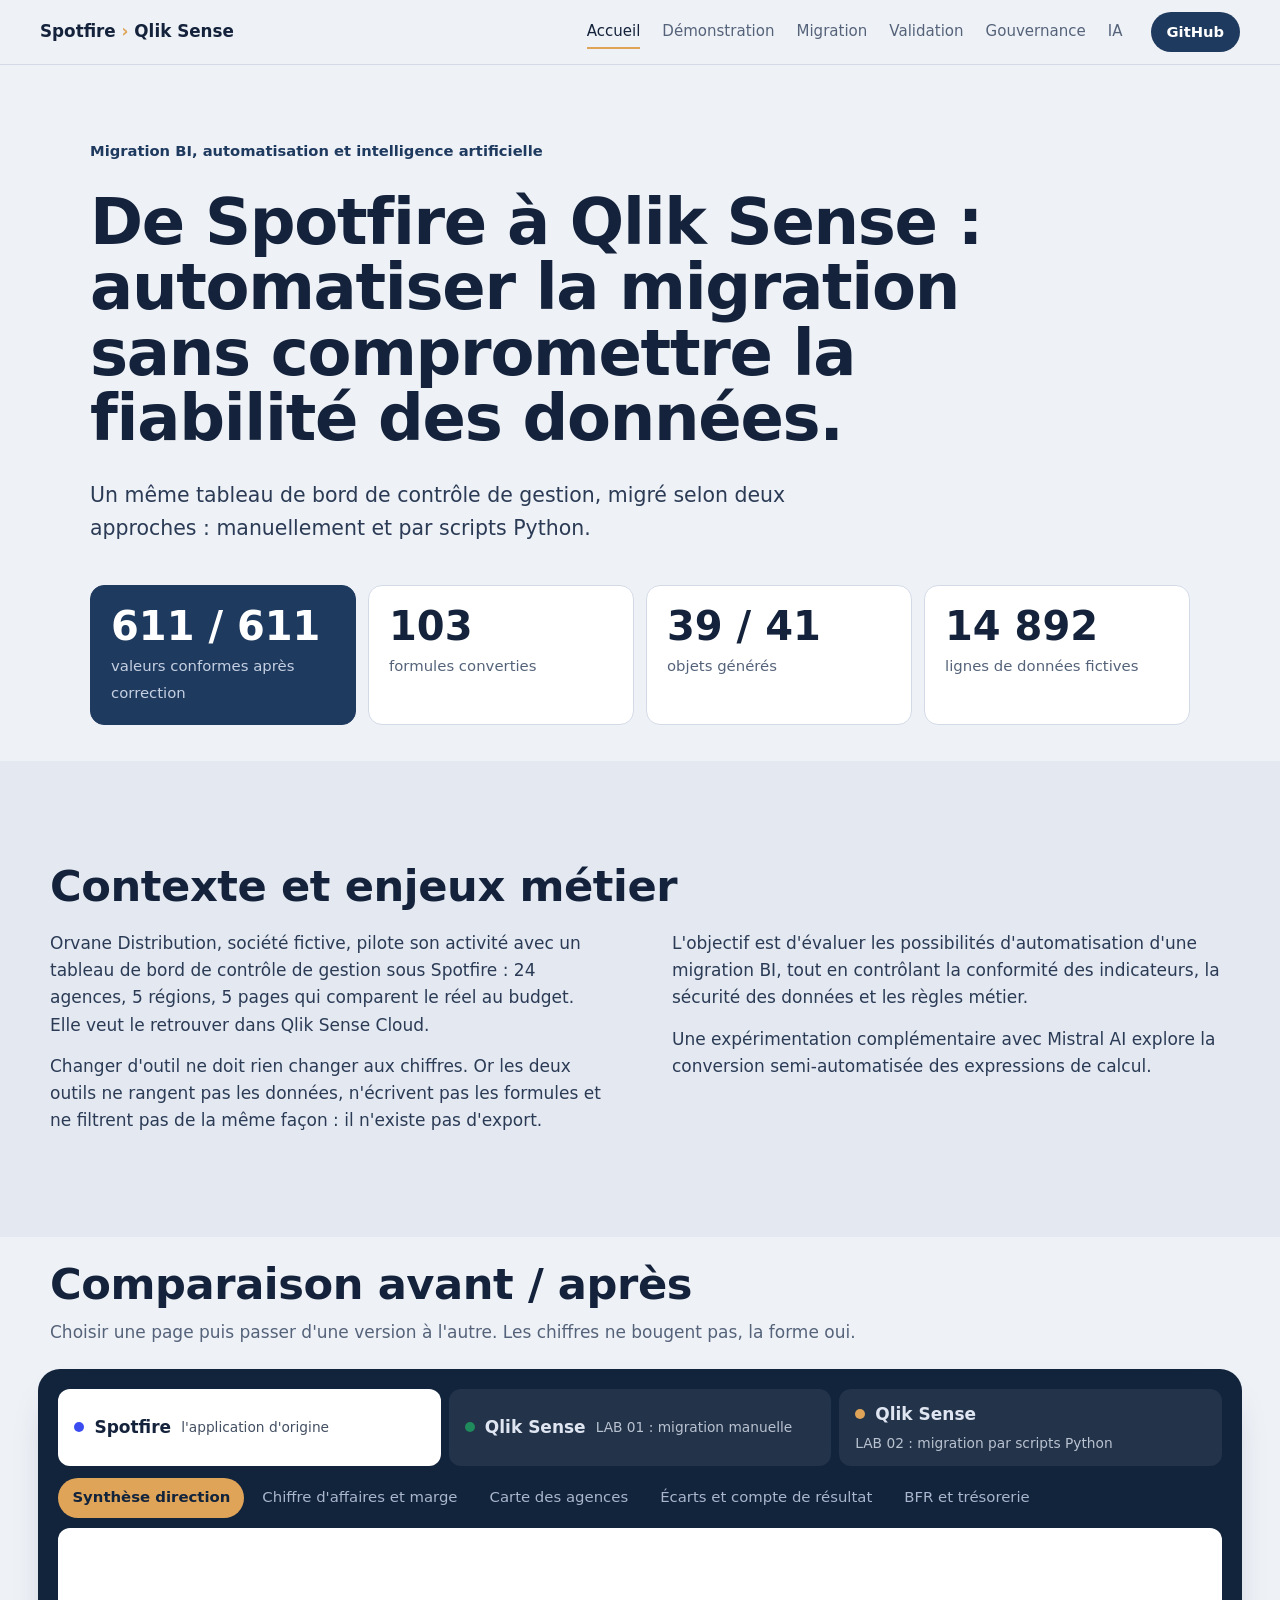
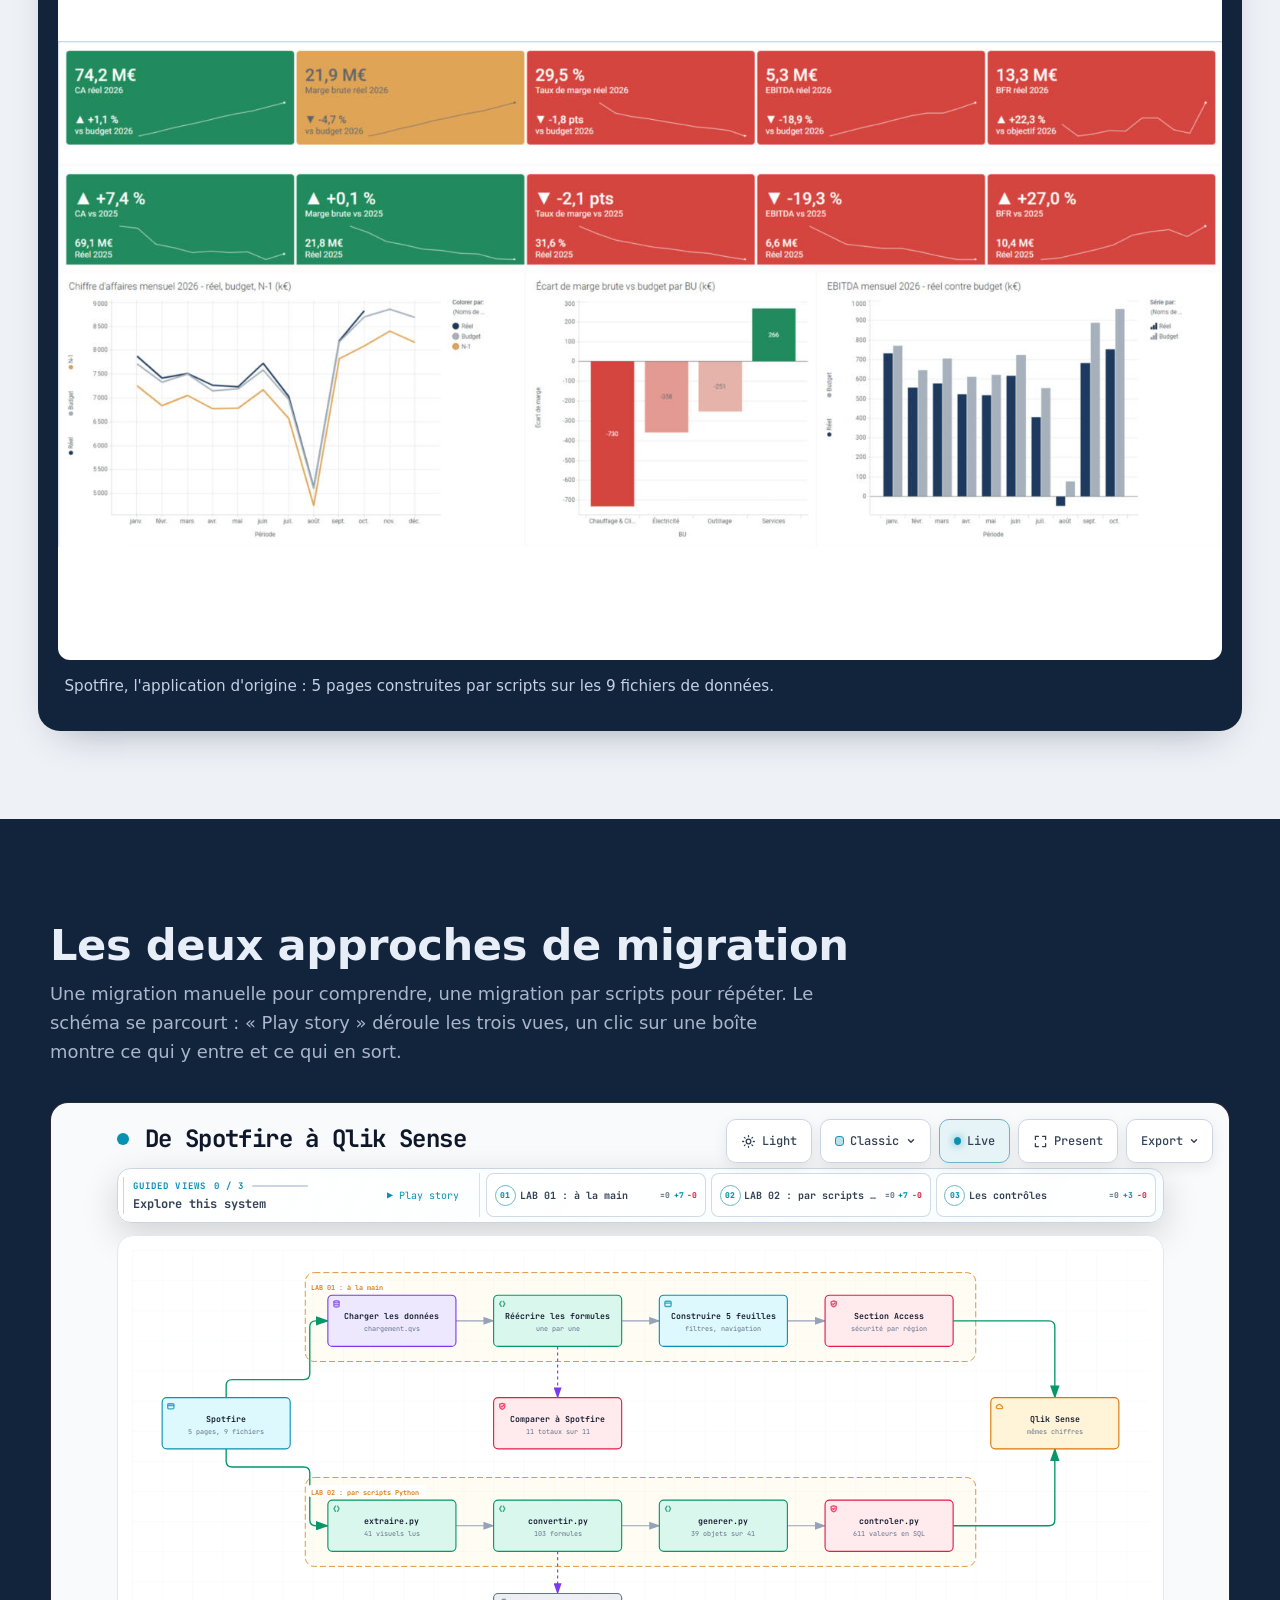
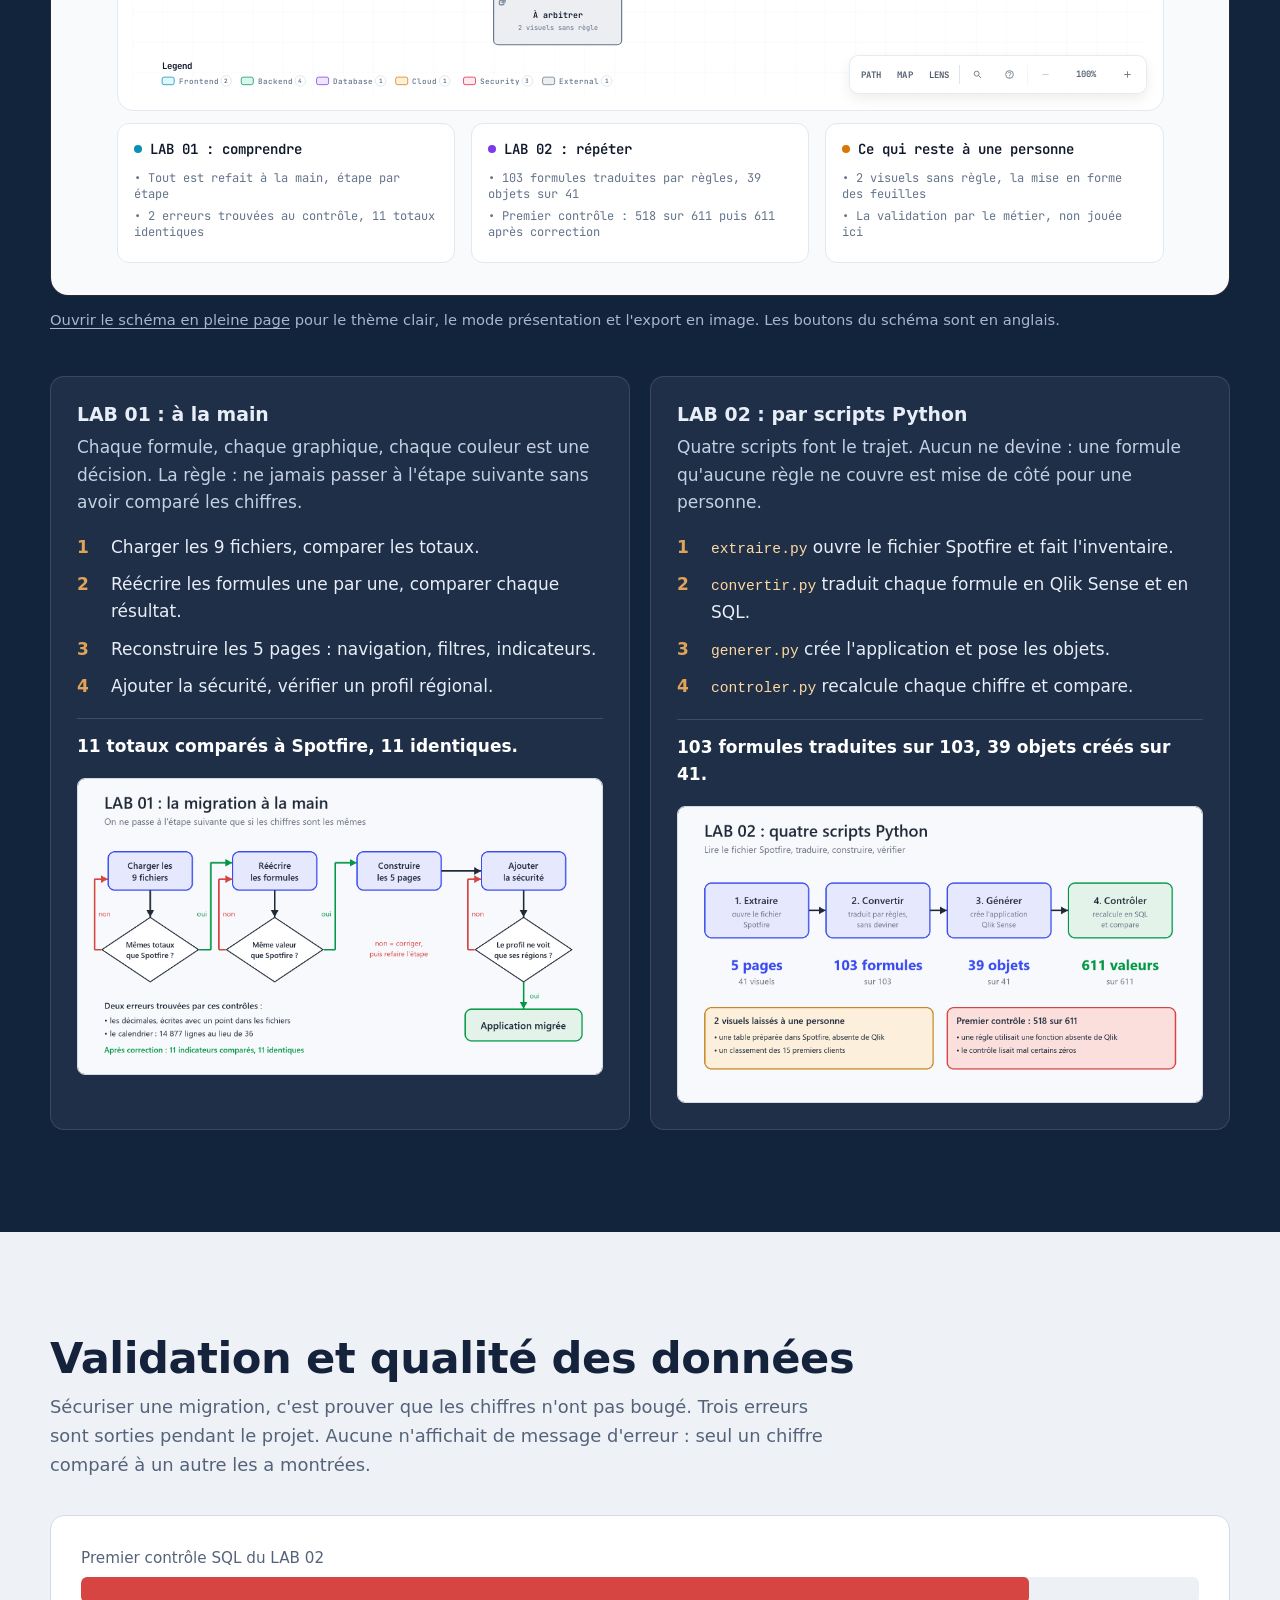
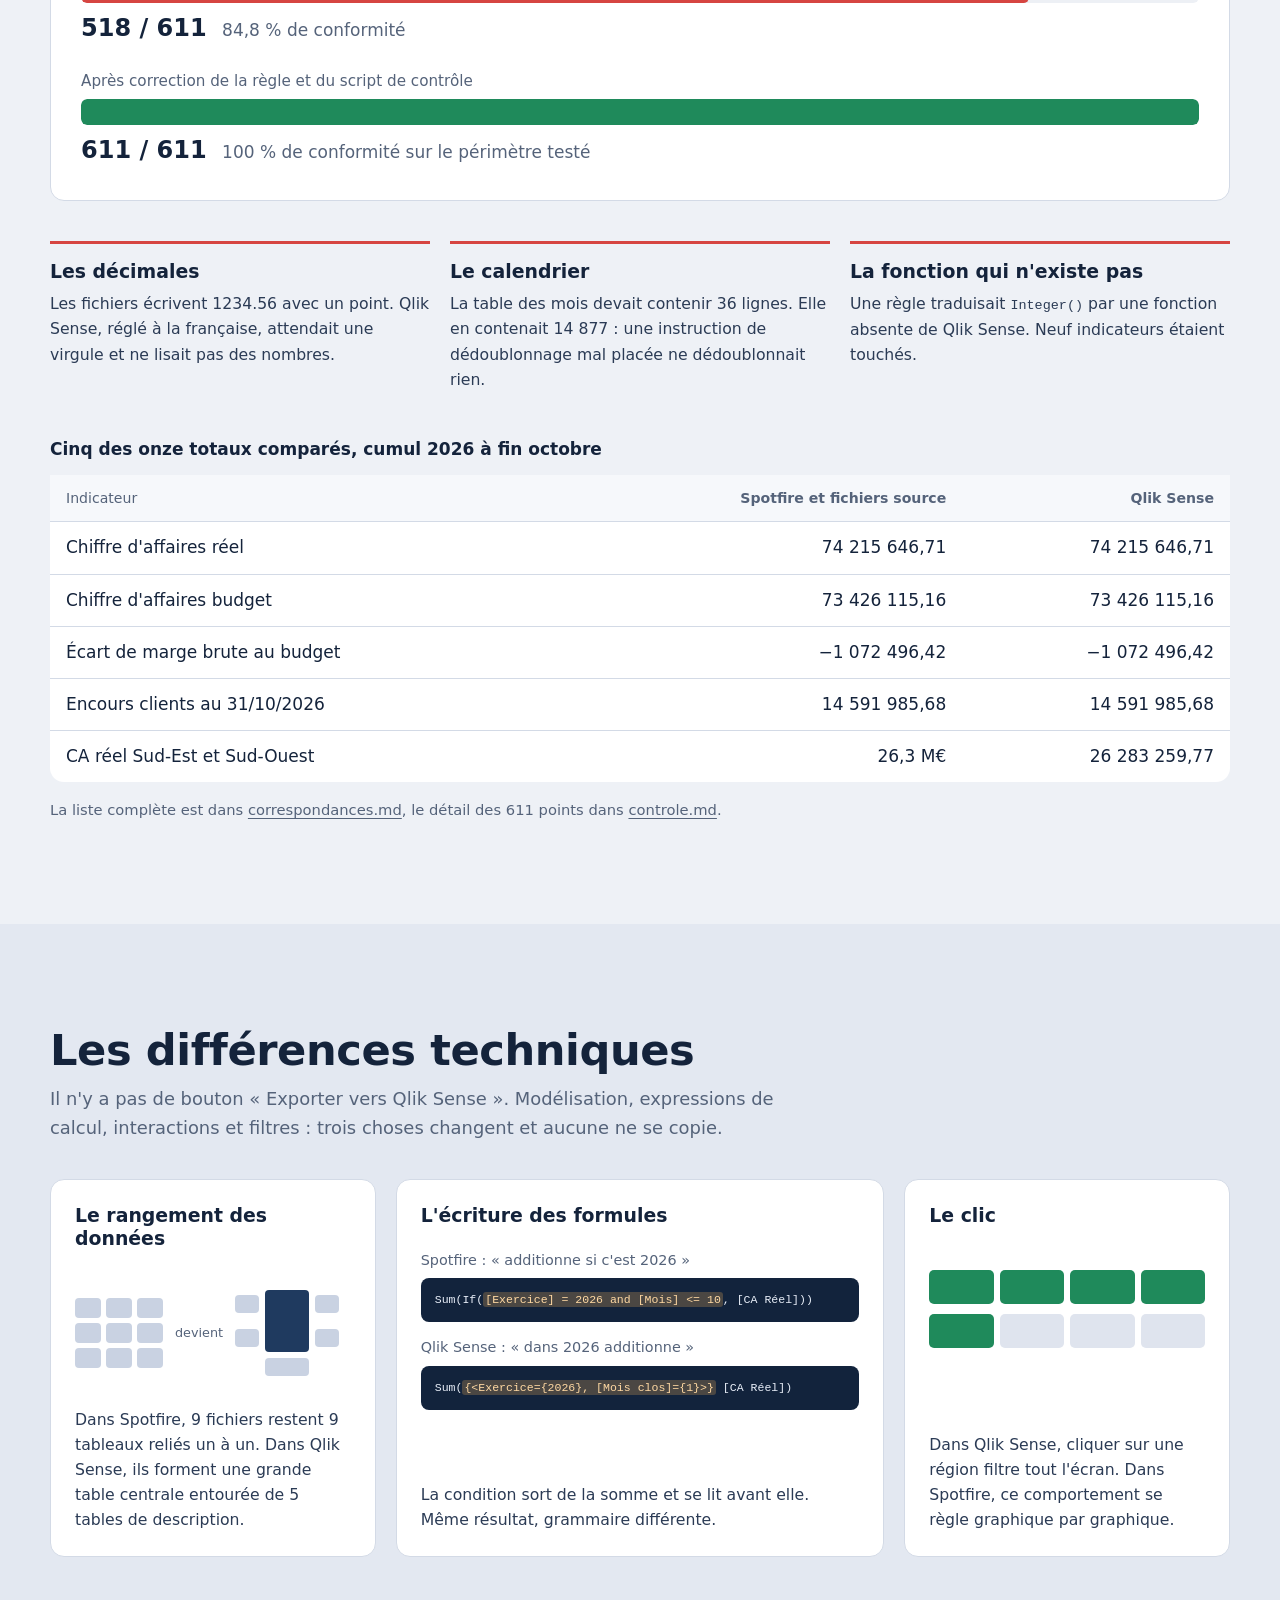
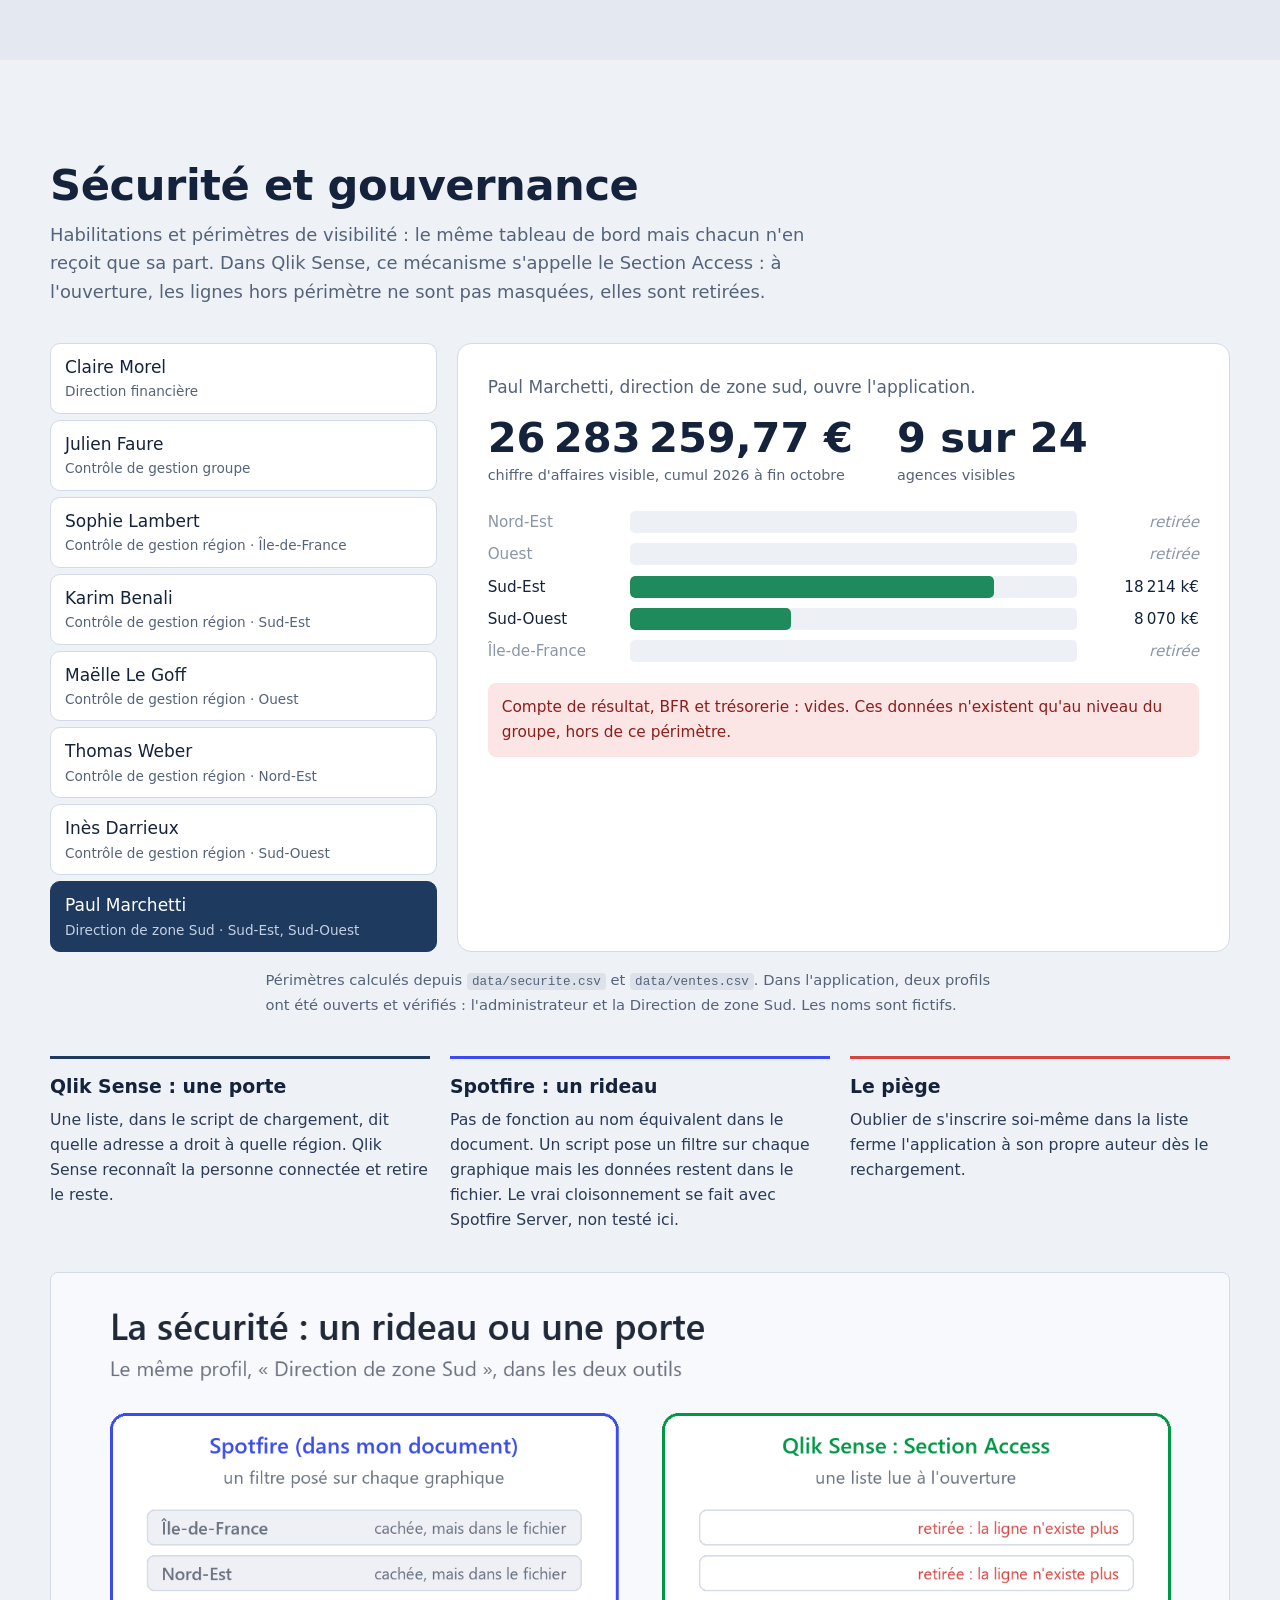
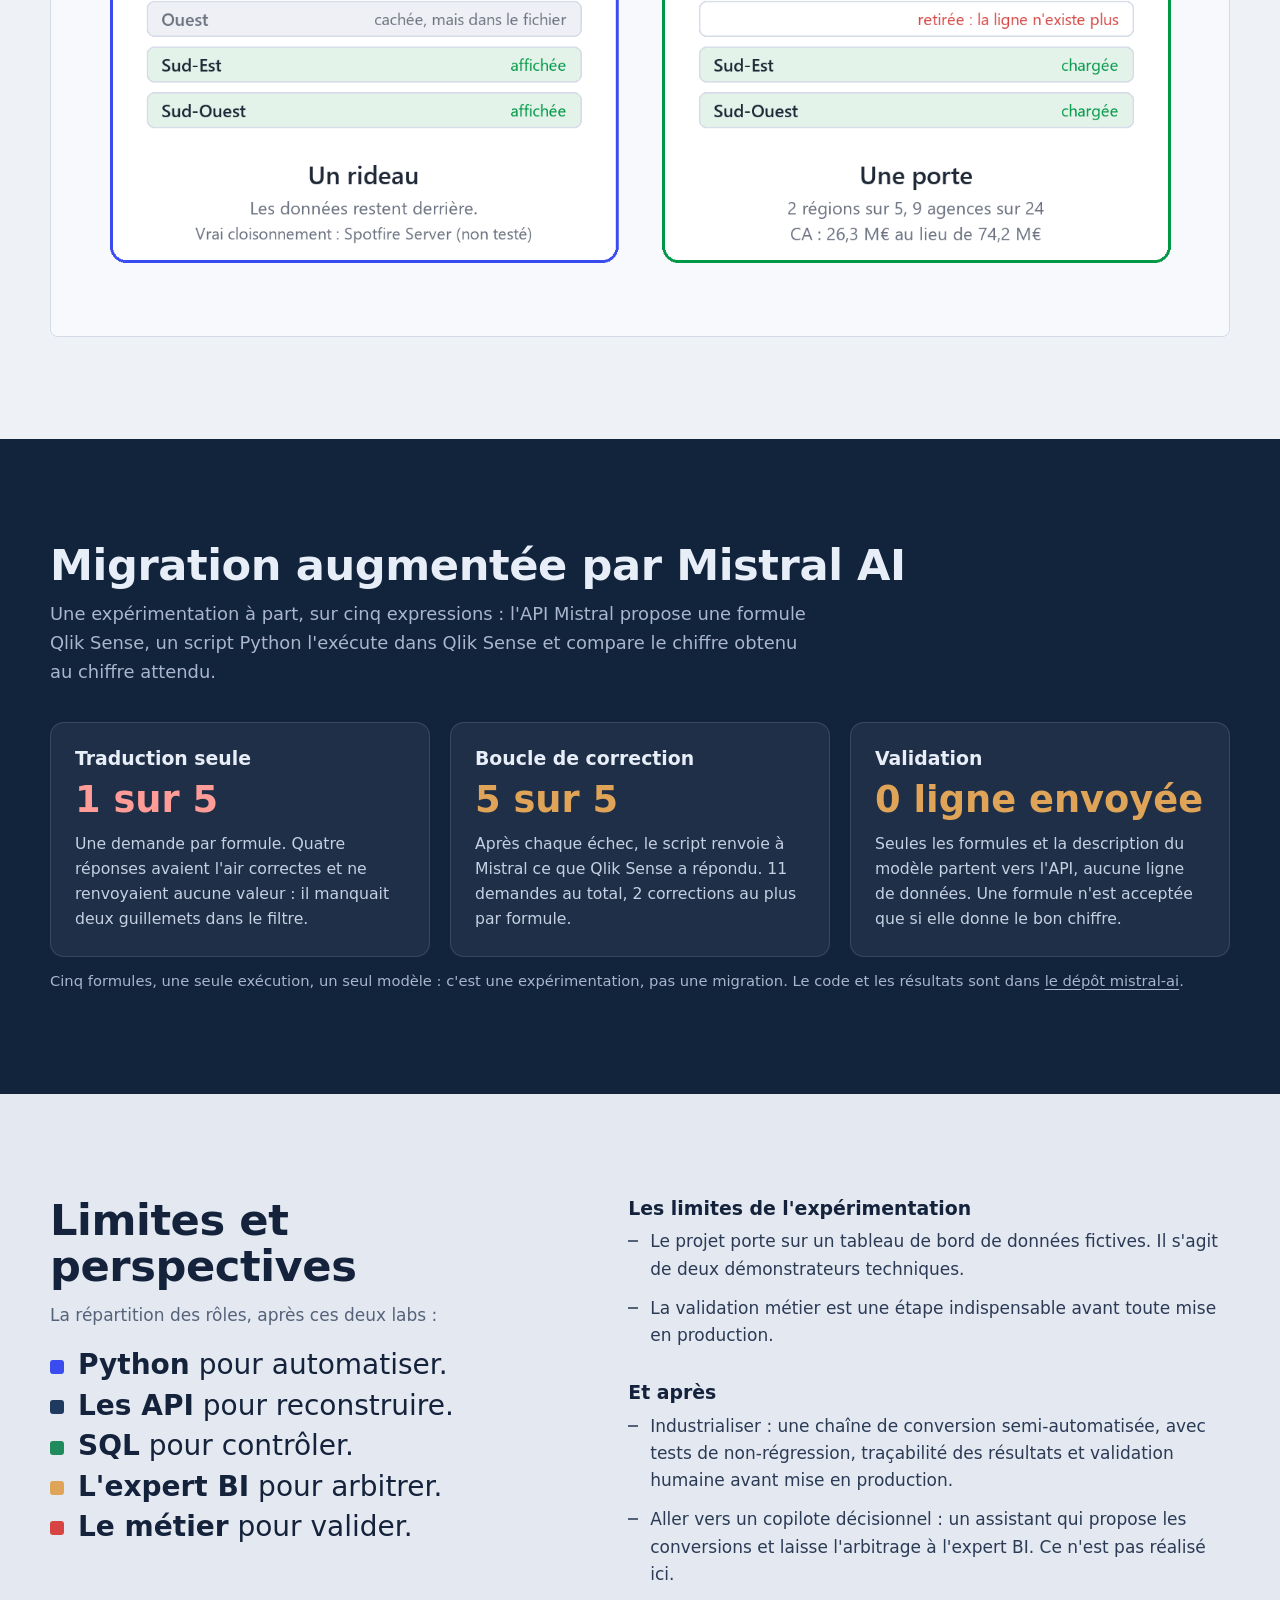
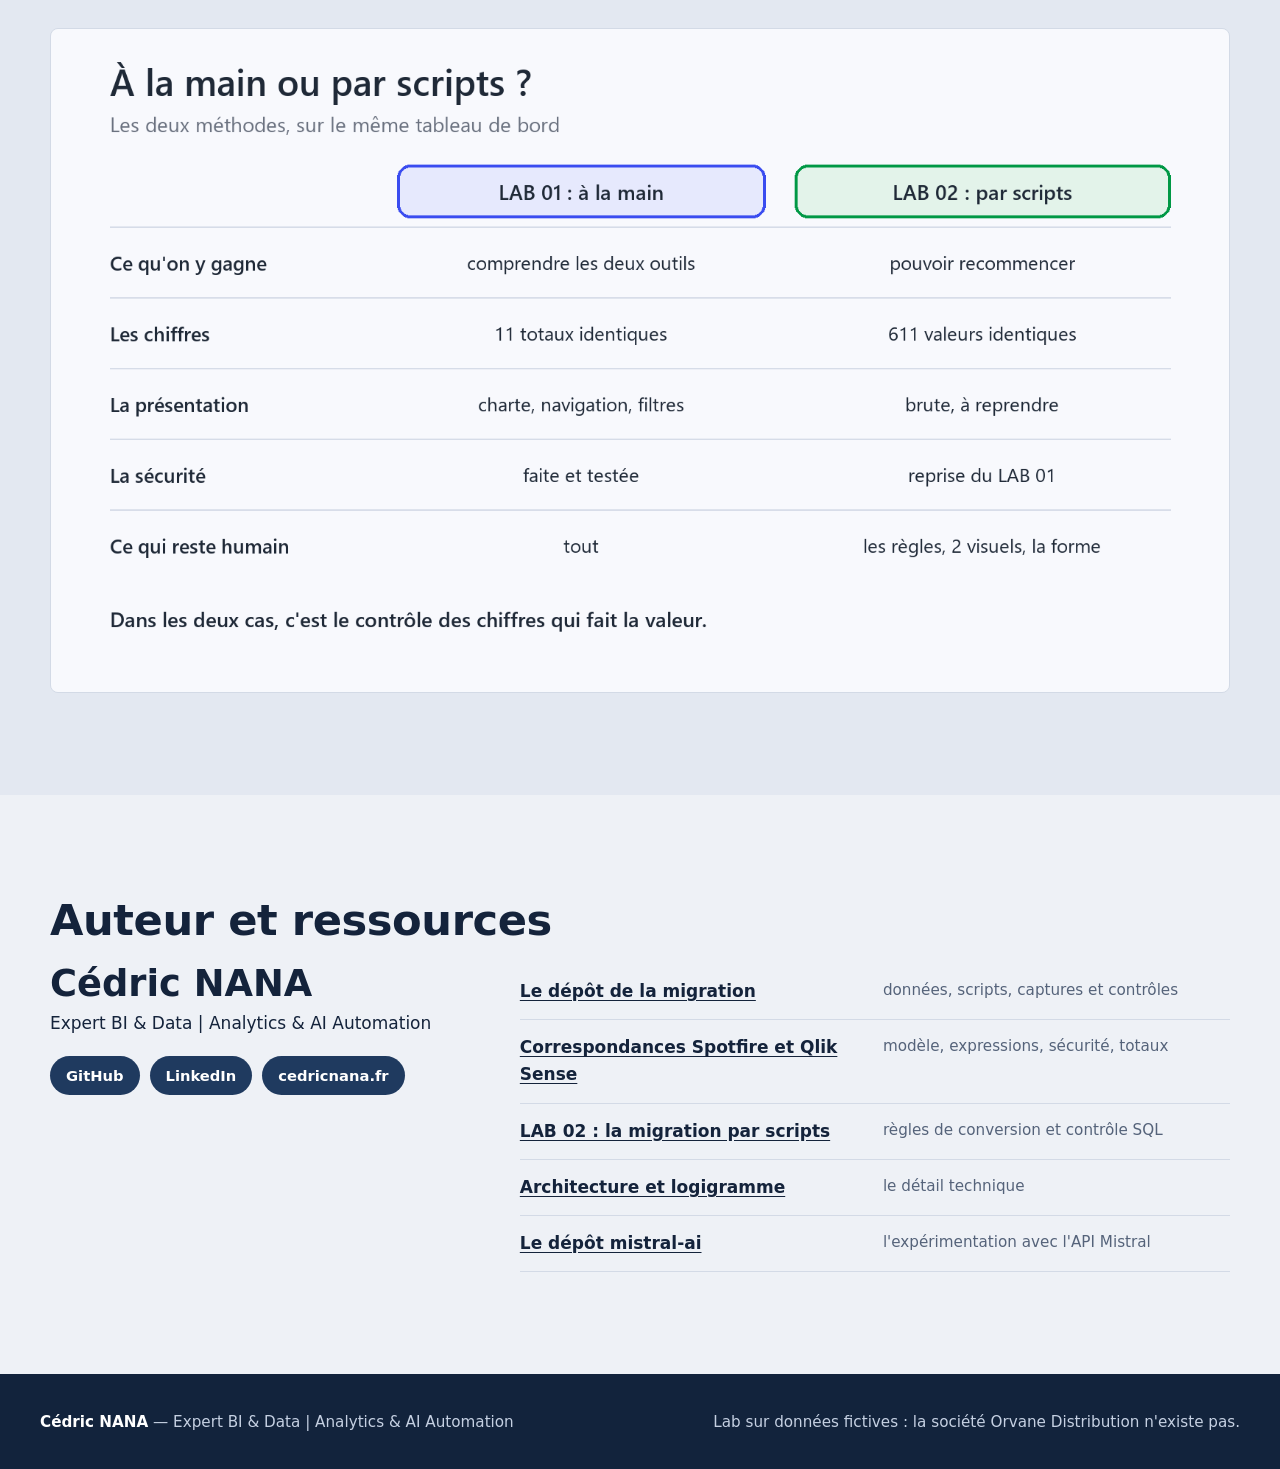
<file: index.html>
<!doctype html>
<html lang="fr">
<head>
<meta charset="utf-8">
<meta name="viewport" content="width=device-width, initial-scale=1">
<meta http-equiv="Content-Security-Policy" content="default-src 'none'; script-src 'self'; style-src 'self' 'unsafe-inline' https://fonts.googleapis.com; font-src https://fonts.gstatic.com; img-src 'self'; frame-src 'self'; connect-src 'none'; base-uri 'none'; form-action 'none'; object-src 'none'">
<meta name="referrer" content="strict-origin-when-cross-origin">
<title>De Spotfire à Qlik Sense : automatiser la migration sans compromettre la fiabilité des données</title>
<meta name="description" content="Un tableau de bord de contrôle de gestion migré de Spotfire vers Qlik Sense, une fois à la main, une fois par scripts Python. Captures avant et après, sécurité par région, contrôle de chaque chiffre. Données fictives.">
<link rel="preconnect" href="https://fonts.googleapis.com">
<link rel="preconnect" href="https://fonts.gstatic.com" crossorigin>
<link href="https://fonts.googleapis.com/css2?family=Archivo:wdth,wght@75..100,400..800&family=JetBrains+Mono:wght@400;600&display=swap" rel="stylesheet">
<link rel="stylesheet" href="style.css?v=6">
</head>
<body>
<a class="evitement" href="#contenu">Aller au contenu</a>

<header class="entete">
  <a class="entete__marque" href="#haut">Spotfire <span aria-hidden="true">›</span> Qlik Sense</a>
  <nav class="entete__nav" aria-label="Sections de la page">
    <a href="#haut">Accueil</a>
    <a href="#ecrans">Démonstration</a>
    <a href="#processus">Migration</a>
    <a href="#controle">Validation</a>
    <a href="#securite">Gouvernance</a>
    <a href="#ia">IA</a>
  </nav>
  <a class="entete__depot" href="https://github.com/cnanaj-wq/migration-spotfire-qlik-sense">GitHub</a>
</header>

<main id="contenu">

<section class="hero" id="haut">
  <p class="hero__nature">Migration BI, automatisation et intelligence artificielle</p>
  <h1>De Spotfire à Qlik&nbsp;Sense&nbsp;: automatiser la migration sans compromettre la fiabilité des données.</h1>
  <p class="hero__chapo">Un même tableau de bord de contrôle de gestion, migré selon deux approches : manuellement et par scripts Python.</p>
  <ul class="hero__faits">
    <li><b>611 / 611</b><span>valeurs conformes après correction</span></li>
    <li><b>103</b><span>formules converties</span></li>
    <li><b>39 / 41</b><span>objets générés</span></li>
    <li><b>14 892</b><span>lignes de données fictives</span></li>
  </ul>
</section>

<section class="bloc bloc--teinte" id="contexte" aria-labelledby="titre-contexte">
  <h2 id="titre-contexte">Contexte et enjeux métier</h2>
  <div class="contexte">
    <div>
      <p>Orvane Distribution, société fictive, pilote son activité avec un tableau de bord de contrôle de gestion sous Spotfire : 24 agences, 5 régions, 5 pages qui comparent le réel au budget. Elle veut le retrouver dans Qlik Sense Cloud.</p>
      <p>Changer d'outil ne doit rien changer aux chiffres. Or les deux outils ne rangent pas les données, n'écrivent pas les formules et ne filtrent pas de la même façon : il n'existe pas d'export.</p>
    </div>
    <div>
      <p>L'objectif est d'évaluer les possibilités d'automatisation d'une migration BI, tout en contrôlant la conformité des indicateurs, la sécurité des données et les règles métier.</p>
      <p>Une expérimentation complémentaire avec Mistral AI explore la conversion semi-automatisée des expressions de calcul.</p>
    </div>
  </div>
</section>

<section class="ecrans" id="ecrans" aria-labelledby="titre-ecrans">
  <div class="ecrans__tete">
    <h2 id="titre-ecrans">Comparaison avant / après</h2>
    <p>Choisir une page puis passer d'une version à l'autre. Les chiffres ne bougent pas, la forme oui.</p>
  </div>

  <div class="visionneuse">
    <div class="versions" role="radiogroup" aria-label="Version affichée">
      <button role="radio" data-version="spotfire" aria-checked="true"><span class="versions__puce versions__puce--spotfire"></span>Spotfire <small>l'application d'origine</small></button>
      <button role="radio" data-version="qlik" aria-checked="false"><span class="versions__puce versions__puce--qlik"></span>Qlik Sense <small>LAB 01 : migration manuelle</small></button>
      <button role="radio" data-version="lab02" aria-checked="false"><span class="versions__puce versions__puce--lab02"></span>Qlik Sense <small>LAB 02 : migration par scripts Python</small></button>
    </div>
    <div class="pages" role="tablist" aria-label="Page du tableau de bord">
      <button role="tab" data-page="01_synthese_direction" aria-selected="true">Synthèse direction</button>
      <button role="tab" data-page="02_chiffre_affaires_marge" aria-selected="false">Chiffre d'affaires et marge</button>
      <button role="tab" data-page="03_carte_agences" aria-selected="false">Carte des agences</button>
      <button role="tab" data-page="04_ecarts_compte_resultat" aria-selected="false">Écarts et compte de résultat</button>
      <button role="tab" data-page="05_bfr_tresorerie" aria-selected="false">BFR et trésorerie</button>
    </div>
    <figure class="ecran">
      <div class="ecran__cadre" id="ecran-cadre">
        <img id="ecran-image" src="img/spotfire/01_synthese_direction.png" width="1520" height="661" alt="Capture Spotfire de la page Synthèse direction">
        <p class="ecran__etat" id="ecran-etat" role="status" hidden></p>
      </div>
      <figcaption id="ecran-legende"></figcaption>
    </figure>
  </div>
</section>

<section class="bloc bloc--sombre" id="processus" aria-labelledby="titre-processus">
  <h2 id="titre-processus">Les deux approches de migration</h2>
  <p class="bloc__chapo">Une migration manuelle pour comprendre, une migration par scripts pour répéter. Le schéma se parcourt : « Play story » déroule les trois vues, un clic sur une boîte montre ce qui y entre et ce qui en sort.</p>
  <div class="schema">
    <iframe src="processus.html" title="Schéma interactif du projet : de Spotfire à Qlik Sense, à la main et par scripts" loading="lazy"></iframe>
  </div>
  <p class="schema__note"><a href="processus.html">Ouvrir le schéma en pleine page</a> pour le thème clair, le mode présentation et l'export en image. Les boutons du schéma sont en anglais.</p>

  <div class="deux-labs">
    <article class="lab">
      <h3>LAB 01 : à la main</h3>
      <p>Chaque formule, chaque graphique, chaque couleur est une décision. La règle : ne jamais passer à l'étape suivante sans avoir comparé les chiffres.</p>
      <ol>
        <li>Charger les 9 fichiers, comparer les totaux.</li>
        <li>Réécrire les formules une par une, comparer chaque résultat.</li>
        <li>Reconstruire les 5 pages : navigation, filtres, indicateurs.</li>
        <li>Ajouter la sécurité, vérifier un profil régional.</li>
      </ol>
      <p class="lab__bilan">11 totaux comparés à Spotfire, 11 identiques.</p>
      <figure class="planche"><img src="docs/visuels/logigramme_lab01.png" width="1600" height="900" loading="lazy" alt="Logigramme du LAB 01 : charger, comparer les totaux, réécrire les formules, construire les feuilles, ajouter la sécurité"></figure>
    </article>
    <article class="lab">
      <h3>LAB 02 : par scripts Python</h3>
      <p>Quatre scripts font le trajet. Aucun ne devine : une formule qu'aucune règle ne couvre est mise de côté pour une personne.</p>
      <ol>
        <li><code>extraire.py</code> ouvre le fichier Spotfire et fait l'inventaire.</li>
        <li><code>convertir.py</code> traduit chaque formule en Qlik Sense et en SQL.</li>
        <li><code>generer.py</code> crée l'application et pose les objets.</li>
        <li><code>controler.py</code> recalcule chaque chiffre et compare.</li>
      </ol>
      <p class="lab__bilan">103 formules traduites sur 103, 39 objets créés sur 41.</p>
      <figure class="planche"><img src="docs/visuels/schema_lab02.png" width="1600" height="900" loading="lazy" alt="Schéma du LAB 02 : quatre scripts Python, de l'extraction au contrôle SQL"></figure>
    </article>
  </div>
</section>

<section class="bloc" id="controle" aria-labelledby="titre-controle">
  <h2 id="titre-controle">Validation et qualité des données</h2>
  <p class="bloc__chapo">Sécuriser une migration, c'est prouver que les chiffres n'ont pas bougé. Trois erreurs sont sorties pendant le projet. Aucune n'affichait de message d'erreur : seul un chiffre comparé à un autre les a montrées.</p>

  <div class="jauges" id="jauges">
    <div class="jauge">
      <p class="jauge__titre">Premier contrôle SQL du LAB 02</p>
      <div class="jauge__piste"><span class="jauge__barre jauge__barre--alerte" data-part="518"></span></div>
      <p class="jauge__valeur"><b>518 / 611</b> 84,8 % de conformité</p>
    </div>
    <div class="jauge">
      <p class="jauge__titre">Après correction de la règle et du script de contrôle</p>
      <div class="jauge__piste"><span class="jauge__barre" data-part="611"></span></div>
      <p class="jauge__valeur"><b><span id="jauge-conformes">611</span> / <span id="jauge-points">611</span></b> 100 % de conformité sur le périmètre testé</p>
    </div>
  </div>

  <div class="erreurs">
    <article>
      <h3>Les décimales</h3>
      <p>Les fichiers écrivent 1234.56 avec un point. Qlik Sense, réglé à la française, attendait une virgule et ne lisait pas des nombres.</p>
    </article>
    <article>
      <h3>Le calendrier</h3>
      <p>La table des mois devait contenir 36 lignes. Elle en contenait 14 877 : une instruction de dédoublonnage mal placée ne dédoublonnait rien.</p>
    </article>
    <article>
      <h3>La fonction qui n'existe pas</h3>
      <p>Une règle traduisait <code>Integer()</code> par une fonction absente de Qlik Sense. Neuf indicateurs étaient touchés.</p>
    </article>
  </div>

  <div class="totaux">
    <div class="totaux__defile"><table>
      <caption>Cinq des onze totaux comparés, cumul 2026 à fin octobre</caption>
      <thead><tr><th scope="col">Indicateur</th><th scope="col">Spotfire et fichiers source</th><th scope="col">Qlik Sense</th></tr></thead>
      <tbody>
        <tr><th scope="row">Chiffre d'affaires réel</th><td>74 215 646,71</td><td>74 215 646,71</td></tr>
        <tr><th scope="row">Chiffre d'affaires budget</th><td>73 426 115,16</td><td>73 426 115,16</td></tr>
        <tr><th scope="row">Écart de marge brute au budget</th><td>−1 072 496,42</td><td>−1 072 496,42</td></tr>
        <tr><th scope="row">Encours clients au 31/10/2026</th><td>14 591 985,68</td><td>14 591 985,68</td></tr>
        <tr><th scope="row">CA réel Sud-Est et Sud-Ouest</th><td>26,3 M€</td><td>26 283 259,77</td></tr>
      </tbody>
    </table></div>
    <p class="note">La liste complète est dans <a href="https://github.com/cnanaj-wq/migration-spotfire-qlik-sense/blob/main/qlik/correspondances.md">correspondances.md</a>, le détail des 611 points dans <a href="https://github.com/cnanaj-wq/migration-spotfire-qlik-sense/blob/main/lab02/sorties/controle.md">controle.md</a>.</p>
  </div>
</section>

<section class="bloc bloc--teinte" id="differences" aria-labelledby="titre-differences">
  <h2 id="titre-differences">Les différences techniques</h2>
  <p class="bloc__chapo">Il n'y a pas de bouton « Exporter vers Qlik Sense ». Modélisation, expressions de calcul, interactions et filtres : trois choses changent et aucune ne se copie.</p>

  <div class="trois">
    <article>
      <h3>Le rangement des données</h3>
      <div class="rangement" aria-hidden="true">
        <div class="rangement__neuf"><i></i><i></i><i></i><i></i><i></i><i></i><i></i><i></i><i></i></div>
        <span class="rangement__fleche">devient</span>
        <div class="rangement__etoile"><i></i><i></i><b></b><i></i><i></i><i></i></div>
      </div>
      <p>Dans Spotfire, 9 fichiers restent 9 tableaux reliés un à un. Dans Qlik Sense, ils forment une grande table centrale entourée de 5 tables de description.</p>
    </article>
    <article>
      <h3>L'écriture des formules</h3>
      <div class="formules">
        <p class="formules__outil">Spotfire : « additionne si c'est 2026 »</p>
        <pre><code>Sum(If(<mark>[Exercice] = 2026 and [Mois] &lt;= 10</mark>, [CA Réel]))</code></pre>
        <p class="formules__outil">Qlik Sense : « dans 2026 additionne »</p>
        <pre><code>Sum(<mark>{&lt;Exercice={2026}, [Mois clos]={1}&gt;}</mark> [CA Réel])</code></pre>
      </div>
      <p>La condition sort de la somme et se lit avant elle. Même résultat, grammaire différente.</p>
    </article>
    <article>
      <h3>Le clic</h3>
      <div class="clic" aria-hidden="true">
        <div class="clic__ligne"><i class="on"></i><i class="on"></i><i class="on"></i><i class="on"></i></div>
        <div class="clic__ligne"><i class="on"></i><i></i><i></i><i></i></div>
      </div>
      <p>Dans Qlik Sense, cliquer sur une région filtre tout l'écran. Dans Spotfire, ce comportement se règle graphique par graphique.</p>
    </article>
  </div>
</section>

<section class="bloc" id="securite" aria-labelledby="titre-securite">
  <h2 id="titre-securite">Sécurité et gouvernance</h2>
  <p class="bloc__chapo">Habilitations et périmètres de visibilité : le même tableau de bord mais chacun n'en reçoit que sa part. Dans Qlik Sense, ce mécanisme s'appelle le Section Access : à l'ouverture, les lignes hors périmètre ne sont pas masquées, elles sont retirées.</p>

  <div class="acces">
    <div class="acces__profils" role="radiogroup" aria-label="Personne connectée" id="profils"></div>
    <div class="acces__vue" aria-live="polite">
      <p class="acces__qui" id="acces-qui"></p>
      <div class="acces__chiffres">
        <p><b id="acces-ca"></b><span>chiffre d'affaires visible, cumul 2026 à fin octobre</span></p>
        <p><b id="acces-agences"></b><span>agences visibles</span></p>
      </div>
      <ul class="acces__regions" id="acces-regions"></ul>
      <p class="acces__groupe" id="acces-groupe"></p>
    </div>
  </div>
  <p class="note">Périmètres calculés depuis <code>data/securite.csv</code> et <code>data/ventes.csv</code>. Dans l'application, deux profils ont été ouverts et vérifiés : l'administrateur et la Direction de zone Sud. Les noms sont fictifs.</p>

  <div class="rideau">
    <article>
      <h3>Qlik Sense : une porte</h3>
      <p>Une liste, dans le script de chargement, dit quelle adresse a droit à quelle région. Qlik Sense reconnaît la personne connectée et retire le reste.</p>
    </article>
    <article>
      <h3>Spotfire : un rideau</h3>
      <p>Pas de fonction au nom équivalent dans le document. Un script pose un filtre sur chaque graphique mais les données restent dans le fichier. Le vrai cloisonnement se fait avec Spotfire Server, non testé ici.</p>
    </article>
    <article>
      <h3>Le piège</h3>
      <p>Oublier de s'inscrire soi-même dans la liste ferme l'application à son propre auteur dès le rechargement.</p>
    </article>
  </div>
  <figure class="planche planche--large"><img src="docs/visuels/schema_securite.png" width="1600" height="900" loading="lazy" alt="Schéma de la sécurité : la même liste de profils, une porte dans Qlik Sense, un rideau dans Spotfire"></figure>
</section>

<section class="bloc bloc--sombre" id="ia" aria-labelledby="titre-ia">
  <h2 id="titre-ia">Migration augmentée par Mistral AI</h2>
  <p class="bloc__chapo">Une expérimentation à part, sur cinq expressions : l'API Mistral propose une formule Qlik Sense, un script Python l'exécute dans Qlik Sense et compare le chiffre obtenu au chiffre attendu.</p>
  <div class="essais">
    <article>
      <h3>Traduction seule</h3>
      <p class="essais__score">1 sur 5</p>
      <p>Une demande par formule. Quatre réponses avaient l'air correctes et ne renvoyaient aucune valeur : il manquait deux guillemets dans le filtre.</p>
    </article>
    <article>
      <h3>Boucle de correction</h3>
      <p class="essais__score">5 sur 5</p>
      <p>Après chaque échec, le script renvoie à Mistral ce que Qlik Sense a répondu. 11 demandes au total, 2 corrections au plus par formule.</p>
    </article>
    <article>
      <h3>Validation</h3>
      <p class="essais__score">0 ligne envoyée</p>
      <p>Seules les formules et la description du modèle partent vers l'API, aucune ligne de données. Une formule n'est acceptée que si elle donne le bon chiffre.</p>
    </article>
  </div>
  <p class="schema__note">Cinq formules, une seule exécution, un seul modèle : c'est une expérimentation, pas une migration. Le code et les résultats sont dans <a href="https://github.com/cnanaj-wq/mistral-ai">le dépôt mistral-ai</a>.</p>
</section>

<section class="bloc bloc--teinte" id="limites" aria-labelledby="titre-limites">
  <div class="fin">
    <div>
      <h2 id="titre-limites">Limites et perspectives</h2>
      <p class="fin__chapo">La répartition des rôles, après ces deux labs :</p>
      <ul class="roles">
        <li><b>Python</b> pour automatiser.</li>
        <li><b>Les API</b> pour reconstruire.</li>
        <li><b>SQL</b> pour contrôler.</li>
        <li><b>L'expert BI</b> pour arbitrer.</li>
        <li><b>Le métier</b> pour valider.</li>
      </ul>
    </div>
    <div>
      <h3>Les limites de l'expérimentation</h3>
      <ul class="limites">
        <li>Le projet porte sur un tableau de bord de données fictives. Il s'agit de deux démonstrateurs techniques.</li>
        <li>La validation métier est une étape indispensable avant toute mise en production.</li>
      </ul>
      <h3 class="fin__suite">Et après</h3>
      <ul class="limites">
        <li>Industrialiser : une chaîne de conversion semi-automatisée, avec tests de non-régression, traçabilité des résultats et validation humaine avant mise en production.</li>
        <li>Aller vers un copilote décisionnel : un assistant qui propose les conversions et laisse l'arbitrage à l'expert BI. Ce n'est pas réalisé ici.</li>
      </ul>
    </div>
  </div>
  <figure class="planche planche--large"><img src="docs/visuels/schema_comparaison.png" width="1600" height="900" loading="lazy" alt="Comparaison des deux labs : à la main on comprend, par scripts on répète"></figure>
</section>

<section class="bloc" id="ressources" aria-labelledby="titre-ressources">
  <h2 id="titre-ressources">Auteur et ressources</h2>
  <div class="ressources">
    <div>
      <p class="ressources__nom">Cédric NANA</p>
      <p>Expert BI &amp; Data | Analytics &amp; AI Automation</p>
      <p class="ressources__liens"><a href="https://github.com/cnanaj-wq">GitHub</a><a href="https://www.linkedin.com/in/c%C3%A9dric-nana-68466a28/">LinkedIn</a><a href="https://cedricnana.fr">cedricnana.fr</a></p>
    </div>
    <ul class="ressources__docs">
      <li><a href="https://github.com/cnanaj-wq/migration-spotfire-qlik-sense">Le dépôt de la migration</a><span>données, scripts, captures et contrôles</span></li>
      <li><a href="https://github.com/cnanaj-wq/migration-spotfire-qlik-sense/blob/main/qlik/correspondances.md">Correspondances Spotfire et Qlik Sense</a><span>modèle, expressions, sécurité, totaux</span></li>
      <li><a href="https://github.com/cnanaj-wq/migration-spotfire-qlik-sense/blob/main/lab02/README.md">LAB 02 : la migration par scripts</a><span>règles de conversion et contrôle SQL</span></li>
      <li><a href="https://github.com/cnanaj-wq/migration-spotfire-qlik-sense/blob/main/docs/architecture.md">Architecture et logigramme</a><span>le détail technique</span></li>
      <li><a href="https://github.com/cnanaj-wq/mistral-ai">Le dépôt mistral-ai</a><span>l'expérimentation avec l'API Mistral</span></li>
    </ul>
  </div>
</section>

</main>

<footer class="pied">
  <p><b>Cédric NANA</b> — Expert BI &amp; Data | Analytics &amp; AI Automation</p>
  <p>Lab sur données fictives : la société Orvane Distribution n'existe pas.</p>
</footer>

<script src="data.js?v=3"></script>
<script src="app.js?v=5"></script>
</body>
</html>
</file>
<file: style.css>
/* Thème partagé : couleurs reprises de l'application (marine, ocre, vert, rouge) */
:root {
  --encre: #14233b;
  --marine: #1f3a5f;
  --marine-fonce: #12233c;
  --ocre: #dfa458;
  --vert: #1f8a5b;
  --rouge: #d64541;
  --spotfire: #3a4cf0;
  --fond: #eef1f6;
  --surface: #ffffff;
  --trait: #d3dae6;
  --doux: #55637a;
  --rayon: 14px;
  --rayon-petit: 8px;
  --ombre: 0 18px 40px -24px rgba(18, 35, 60, 0.45);
  --large: 1180px;
  --texte: "Archivo", "Segoe UI", system-ui, sans-serif;
  --code: "JetBrains Mono", Consolas, monospace;
}

*, *::before, *::after { box-sizing: border-box; }
html { scroll-behavior: smooth; scroll-padding-top: 76px; }
body {
  margin: 0;
  background: var(--fond);
  color: var(--encre);
  font: 400 1.0625rem/1.6 var(--texte);
  -webkit-font-smoothing: antialiased;
}
img { max-width: 100%; height: auto; display: block; }
a { color: inherit; text-underline-offset: 3px; }
h1, h2, h3, p, ul, ol, figure { margin: 0; }
ul, ol { padding: 0; list-style: none; }
code { font-family: var(--code); font-size: 0.86em; }
:focus-visible { outline: 3px solid var(--ocre); outline-offset: 3px; border-radius: 4px; }

.evitement { position: absolute; left: -999px; top: 8px; background: var(--surface); padding: 8px 14px; border-radius: var(--rayon-petit); z-index: 20; }
.evitement:focus { left: 8px; }

/* En-tête */
.entete {
  position: sticky; top: 0; z-index: 10;
  display: flex; align-items: center; gap: 28px;
  padding: 12px clamp(16px, 4vw, 40px);
  background: rgba(238, 241, 246, 0.9); backdrop-filter: blur(10px);
  border-bottom: 1px solid var(--trait);
}
.entete__marque { font-weight: 800; font-stretch: 85%; font-size: 1.05rem; text-decoration: none; white-space: nowrap; }
.entete__marque span { color: var(--ocre); }
.entete__nav { display: flex; gap: 22px; margin-left: auto; font-size: 0.94rem; }
.entete__nav a { text-decoration: none; color: var(--doux); padding: 4px 0; border-bottom: 2px solid transparent; }
.entete__nav a:hover, .entete__nav a[aria-current="true"] { color: var(--encre); border-color: var(--ocre); }
.entete__depot { background: var(--marine); color: #fff; text-decoration: none; padding: 8px 16px; border-radius: 999px; font-size: 0.92rem; font-weight: 600; white-space: nowrap; }
.entete__depot:hover { background: var(--marine-fonce); }

/* Hero */
.hero { max-width: var(--large); margin: 0 auto; padding: clamp(40px, 6vw, 72px) clamp(16px, 4vw, 40px) 36px; }
.hero__nature { display: inline-block; font-size: 0.92rem; color: var(--doux); margin-bottom: 28px; }
.hero h1 {
  font-size: clamp(2.6rem, 7vw, 5.6rem); line-height: 0.98; font-weight: 800; font-stretch: 78%;
  letter-spacing: -0.02em; max-width: 17ch; text-wrap: balance;
}
.hero__chapo { max-width: 62ch; font-size: clamp(1.1rem, 1.6vw, 1.3rem); margin-top: 28px; color: #2b3b55; }
.hero__faits { display: flex; flex-wrap: wrap; gap: 10px 36px; margin-top: 36px; color: var(--doux); }
.hero__faits b { font-size: 1.5rem; font-weight: 800; font-stretch: 85%; color: var(--encre); margin-right: 6px; font-variant-numeric: tabular-nums; }

/* Visionneuse */
.ecrans { max-width: 1320px; margin: 0 auto; padding: 24px clamp(12px, 3vw, 40px) 88px; }
.ecrans__tete { max-width: var(--large); margin: 0 auto 22px; }
.ecrans__tete p { color: var(--doux); max-width: none; }
h2 { font-size: clamp(1.7rem, 3.6vw, 2.7rem); line-height: 1.08; font-weight: 800; font-stretch: 82%; letter-spacing: -0.01em; margin-bottom: 12px; text-wrap: balance; }
h3 { font-size: 1.18rem; font-weight: 700; line-height: 1.25; margin-bottom: 8px; }

.visionneuse { background: var(--marine-fonce); border-radius: 22px; padding: clamp(10px, 1.6vw, 20px); box-shadow: var(--ombre); }
.versions { display: grid; grid-template-columns: repeat(3, 1fr); gap: 8px; }
.versions button, .pages button, .acces__profils button { font: inherit; cursor: pointer; border: 0; }
.versions button {
  display: flex; align-items: center; flex-wrap: wrap; gap: 4px 10px; text-align: left;
  padding: 12px 16px; border-radius: 12px; background: rgba(255, 255, 255, 0.07); color: #dfe6f2; font-weight: 700;
  transition: background 0.2s, color 0.2s;
}
.versions button small { font-weight: 400; font-size: 0.86rem; opacity: 0.8; }
.versions button:hover { background: rgba(255, 255, 255, 0.14); }
.versions button[aria-checked="true"] { background: #fff; color: var(--encre); }
.versions__puce { width: 10px; height: 10px; border-radius: 50%; flex: none; }
.versions__puce--spotfire { background: var(--spotfire); }
.versions__puce--qlik { background: var(--vert); }
.versions__puce--lab02 { background: var(--ocre); }

.pages { display: flex; gap: 4px; margin: 12px 0 10px; overflow-x: auto; scrollbar-width: thin; }
.pages button { background: none; color: #a9b6cb; padding: 8px 14px; border-radius: 999px; white-space: nowrap; font-size: 0.93rem; }
.pages button:hover { color: #fff; }
.pages button[aria-selected="true"] { background: var(--ocre); color: var(--marine-fonce); font-weight: 700; }

.ecran__cadre { position: relative; background: #fff; border-radius: 12px; overflow: hidden; aspect-ratio: 1780 / 1120; display: grid; place-items: center; }
.ecran__cadre img { width: 100%; height: 100%; object-fit: contain; transition: opacity 0.25s ease, transform 0.35s ease; }
.ecran__cadre.change img { opacity: 0; transform: scale(0.985); }
.ecran__etat { position: absolute; inset: auto 0 0 0; margin: 0; padding: 12px 16px; background: #fff3f2; color: #8c1f1c; font-size: 0.95rem; }
.ecran figcaption { color: #c5d0e2; font-size: 0.95rem; padding: 14px 6px 4px; min-height: 3.4em; max-width: 90ch; }

/* Blocs */
.bloc { padding: clamp(56px, 8vw, 104px) clamp(16px, 4vw, 40px); }
.bloc > * { max-width: var(--large); margin-left: auto; margin-right: auto; }
.bloc__chapo { color: var(--doux); font-size: 1.12rem; max-width: 68ch; margin-left: max(0px, calc((100% - var(--large)) / 2)); margin-bottom: 36px; }
.bloc--sombre { background: var(--marine-fonce); color: #e8eef8; }
.bloc--sombre .bloc__chapo { color: #a9b6cb; }
.bloc--teinte { background: #e3e8f1; }
.note { font-size: 0.92rem; color: var(--doux); margin-top: 16px; max-width: 80ch; }
.note code { background: rgba(31, 58, 95, 0.08); padding: 1px 5px; border-radius: 4px; }

/* Trois différences */
.trois { display: grid; grid-template-columns: 1fr 1.5fr 1fr; gap: 20px; }
.trois article { background: var(--surface); border-radius: var(--rayon); padding: 24px; border: 1px solid var(--trait); display: flex; flex-direction: column; gap: 14px; }
.trois article > p { color: #2b3b55; font-size: 0.98rem; margin-top: auto; }
.rangement { display: flex; align-items: center; gap: 12px; min-height: 120px; }
.rangement i, .rangement b { display: block; border-radius: 4px; }
.rangement__neuf { display: grid; grid-template-columns: repeat(3, 26px); gap: 5px; }
.rangement__neuf i { height: 20px; background: #c9d2e2; }
.rangement__fleche { font-size: 0.8rem; color: var(--doux); }
.rangement__etoile { display: grid; grid-template-columns: 24px 44px 24px; gap: 6px; align-items: center; }
.rangement__etoile i { height: 18px; background: #c9d2e2; }
.rangement__etoile b { grid-row: 1 / span 2; grid-column: 2; height: 62px; background: var(--marine); }
.rangement__etoile i:last-child { grid-column: 2; }
.formules pre { margin: 6px 0 14px; padding: 12px 14px; background: var(--marine-fonce); color: #e8eef8; border-radius: var(--rayon-petit); overflow-x: auto; font-size: 0.84rem; line-height: 1.5; }
.formules mark { background: rgba(223, 164, 88, 0.28); color: #ffd9a3; padding: 1px 2px; border-radius: 3px; }
.formules__outil { font-size: 0.9rem; color: var(--doux); }
.clic { display: grid; gap: 10px; min-height: 120px; align-content: center; }
.clic__ligne { display: grid; grid-template-columns: repeat(4, 1fr); gap: 6px; }
.clic__ligne i { height: 34px; border-radius: 5px; background: #dfe4ee; }
.clic__ligne i.on { background: var(--vert); }

/* Schéma interactif */
.schema { border-radius: 18px; overflow: hidden; border: 1px solid rgba(255, 255, 255, 0.14); background: #050816; }
.schema iframe { display: block; width: 100%; height: min(860px, 88vh); border: 0; }
.schema__note { font-size: 0.92rem; color: #a9b6cb; margin-top: 12px; }
.deux-labs { display: grid; grid-template-columns: 1fr 1fr; gap: 20px; margin-top: 44px; }
.lab { background: rgba(255, 255, 255, 0.06); border: 1px solid rgba(255, 255, 255, 0.12); border-radius: var(--rayon); padding: 26px; }
.lab > p { color: #c5d0e2; }
.lab ol { counter-reset: etape; margin: 18px 0; display: grid; gap: 10px; }
.lab li { counter-increment: etape; position: relative; padding-left: 34px; }
.lab li::before { content: counter(etape); position: absolute; left: 0; top: 0; font-weight: 800; color: var(--ocre); font-variant-numeric: tabular-nums; }
.lab code { color: #ffd9a3; }
.lab .lab__bilan { color: #fff; font-weight: 700; border-top: 1px solid rgba(255, 255, 255, 0.14); padding-top: 14px; }
.lab figure { margin-top: 18px; }
.planche { border-radius: var(--rayon-petit); overflow: hidden; border: 1px solid var(--trait); background: #fff; }
.planche img { width: 100%; }

/* Sécurité */
.acces { display: grid; grid-template-columns: minmax(240px, 0.8fr) 1.6fr; gap: 20px; }
.acces__profils { display: grid; gap: 6px; align-content: start; }
.acces__profils button { text-align: left; background: var(--surface); border: 1px solid var(--trait); border-radius: 10px; padding: 10px 14px; color: var(--encre); display: grid; transition: border-color 0.15s, background 0.15s; }
.acces__profils button small { color: var(--doux); font-size: 0.85rem; }
.acces__profils button:hover { border-color: var(--marine); }
.acces__profils button[aria-checked="true"] { background: var(--marine); border-color: var(--marine); color: #fff; }
.acces__profils button[aria-checked="true"] small { color: #c5d0e2; }
.acces__vue { background: var(--surface); border: 1px solid var(--trait); border-radius: var(--rayon); padding: clamp(18px, 3vw, 30px); }
.acces__qui { color: var(--doux); margin-bottom: 14px; }
.acces__chiffres { display: flex; flex-wrap: wrap; gap: 14px 44px; margin-bottom: 22px; }
.acces__chiffres b { display: block; font-size: clamp(1.7rem, 3.4vw, 2.6rem); font-weight: 800; font-stretch: 82%; line-height: 1.1; font-variant-numeric: tabular-nums; }
.acces__chiffres span { font-size: 0.9rem; color: var(--doux); }
.acces__regions { display: grid; gap: 8px; }
.acces__regions li { display: grid; grid-template-columns: 130px 1fr 110px; gap: 12px; align-items: center; font-size: 0.95rem; }
.acces__regions .piste { height: 22px; background: #edf0f5; border-radius: 5px; overflow: hidden; }
.acces__regions .barre { display: block; height: 100%; background: var(--vert); border-radius: 5px; transform-origin: left; transition: transform 0.45s cubic-bezier(0.2, 0.7, 0.2, 1), background 0.3s; }
.acces__regions .montant { text-align: right; font-variant-numeric: tabular-nums; }
.acces__regions li.retiree { color: #8a96a8; }
.acces__regions li.retiree .barre { transform: scaleX(0); }
.acces__regions li.retiree .montant { font-style: italic; }
.acces__groupe { margin-top: 20px; padding: 12px 14px; border-radius: var(--rayon-petit); background: #e6f3ec; color: #14573a; font-size: 0.96rem; }
.acces__groupe.ferme { background: #fbe6e5; color: #8c1f1c; }
.rideau, .erreurs { display: grid; grid-template-columns: repeat(3, 1fr); gap: 20px; margin-top: 40px; }
.rideau article, .erreurs article { border-top: 3px solid var(--marine); padding-top: 16px; }
.rideau article:nth-child(2) { border-color: var(--spotfire); }
.rideau article:nth-child(3), .erreurs article { border-color: var(--rouge); }
.rideau p, .erreurs p { color: #2b3b55; font-size: 0.98rem; }
.planche--large { margin-top: 40px; }

/* Contrôle */
.jauges { display: grid; gap: 22px; background: var(--surface); border-radius: var(--rayon); padding: clamp(18px, 3vw, 30px); border: 1px solid var(--trait); }
.jauge__titre { font-size: 0.95rem; color: var(--doux); }
.jauge__piste { height: 26px; background: #edf0f5; border-radius: 6px; overflow: hidden; margin: 6px 0; }
.jauge__barre { display: block; height: 100%; transform: scaleX(0); transform-origin: left; background: var(--vert); border-radius: 6px; transition: transform 1.1s cubic-bezier(0.2, 0.7, 0.2, 1); }
.jauge__barre--alerte { background: var(--rouge); }
.jauge__valeur b { font-size: 1.5rem; font-weight: 800; font-stretch: 85%; font-variant-numeric: tabular-nums; }
.totaux { margin-top: 44px; }
.totaux table { width: 100%; border-collapse: collapse; background: var(--surface); border-radius: var(--rayon); overflow: hidden; font-variant-numeric: tabular-nums; }
.totaux caption { text-align: left; font-weight: 700; padding-bottom: 12px; }
.totaux th, .totaux td { padding: 12px 16px; text-align: right; border-bottom: 1px solid var(--trait); }
.totaux th:first-child { text-align: left; font-weight: 400; }
.totaux thead th { font-size: 0.88rem; color: var(--doux); font-weight: 600; background: #f6f8fb; }
.totaux tbody tr:last-child > * { border-bottom: 0; }
.totaux__defile { overflow-x: auto; }

/* Fin */
.fin { display: grid; grid-template-columns: 1fr 1.2fr; gap: clamp(28px, 6vw, 80px); align-items: start; }
.roles { display: grid; gap: 4px; font-size: clamp(1.25rem, 2.4vw, 1.75rem); font-stretch: 85%; line-height: 1.3; margin-top: 18px; }
.roles b { font-weight: 800; }
.roles li { position: relative; padding-left: 28px; }
.roles li::before { content: ""; position: absolute; left: 0; top: 0.45em; width: 14px; height: 14px; border-radius: 3px; background: var(--trait); }
.roles li:nth-child(1)::before { background: var(--spotfire); }
.roles li:nth-child(2)::before { background: var(--marine); }
.roles li:nth-child(3)::before { background: var(--vert); }
.roles li:nth-child(4)::before { background: var(--ocre); }
.roles li:nth-child(5)::before { background: var(--rouge); }
.limites { display: grid; gap: 12px; margin-top: 8px; color: #2b3b55; }
.limites li { padding-left: 22px; position: relative; }
.limites li::before { content: ""; position: absolute; left: 0; top: 0.7em; width: 10px; height: 2px; background: var(--doux); }

.pied { background: var(--marine-fonce); color: #c5d0e2; padding: 36px clamp(16px, 4vw, 40px); display: flex; flex-wrap: wrap; gap: 8px 40px; justify-content: space-between; font-size: 0.95rem; }
.pied b { color: #fff; }

/* Entrée du hero : un seul moment orchestré */
@media (prefers-reduced-motion: no-preference) {
  .hero > * { animation: monter 0.7s cubic-bezier(0.2, 0.7, 0.2, 1) both; }
  .hero h1 { animation-delay: 0.08s; }
  .hero__chapo { animation-delay: 0.2s; }
  .hero__faits { animation-delay: 0.32s; }
  @keyframes monter { from { opacity: 0; transform: translateY(18px); } }
}
@media (prefers-reduced-motion: reduce) {
  html { scroll-behavior: auto; }
  *, *::before, *::after { transition-duration: 0.01ms !important; animation-duration: 0.01ms !important; }
}

@media (max-width: 960px) {
  .entete__nav { display: none; }
  .entete__depot { margin-left: auto; }
  .trois, .deux-labs, .acces, .rideau, .erreurs, .fin { grid-template-columns: 1fr; }
  .acces__profils { grid-template-columns: 1fr 1fr; }
}
@media (max-width: 560px) {
  .versions { grid-template-columns: 1fr; }
  .acces__profils { grid-template-columns: 1fr; }
  .acces__regions li { grid-template-columns: 96px 1fr; }
  .acces__regions .montant { grid-column: 1 / -1; text-align: left; margin-top: -4px; }
  .schema iframe { height: 620px; }
  .totaux th, .totaux td { padding: 10px; font-size: 0.9rem; }
}

/* Réorganisation : chiffres clés, contexte, expérimentation IA, ressources */
.hero h1 { font-size: clamp(2.1rem, 5vw, 4.1rem); line-height: 1.02; max-width: 24ch; }
.hero__nature { font-weight: 600; color: var(--marine); }
.hero__faits { display: grid; grid-template-columns: repeat(4, minmax(0, 1fr)); gap: 12px; margin-top: 40px; }
.hero__faits li { background: var(--surface); border: 1px solid var(--trait); border-radius: var(--rayon); padding: 18px 20px; }
.hero__faits b { display: block; font-size: clamp(1.7rem, 3.2vw, 2.5rem); line-height: 1.1; margin: 0 0 4px; }
.hero__faits li:first-child { background: var(--marine); border-color: var(--marine); color: #c5d0e2; }
.hero__faits li:first-child b { color: #fff; }
.hero__faits span { font-size: 0.93rem; }
.contexte { display: grid; grid-template-columns: 1fr 1fr; gap: clamp(24px, 5vw, 64px); margin-top: 20px; }
.contexte p + p { margin-top: 14px; }
.contexte p { color: #2b3b55; max-width: 60ch; }
.jauge__valeur { color: var(--doux); }
.jauge__valeur b { color: var(--encre); margin-right: 10px; }
.essais { display: grid; grid-template-columns: repeat(3, 1fr); gap: 20px; }
.essais article { background: rgba(255, 255, 255, 0.06); border: 1px solid rgba(255, 255, 255, 0.12); border-radius: var(--rayon); padding: 24px; }
.essais article p { color: #c5d0e2; font-size: 0.98rem; }
.essais .essais__score { font-size: clamp(1.6rem, 3vw, 2.3rem); font-weight: 800; font-stretch: 82%; color: var(--ocre); line-height: 1.15; margin-bottom: 10px; }
.essais article:first-child .essais__score { color: #ff9c98; }
.fin__chapo { color: var(--doux); }
.fin__suite { margin-top: 32px; }
.ressources { display: grid; grid-template-columns: 0.8fr 1.4fr; gap: clamp(24px, 5vw, 64px); margin-top: 20px; align-items: start; }
.ressources__nom { font-size: clamp(1.6rem, 3vw, 2.3rem); font-weight: 800; font-stretch: 82%; line-height: 1.1; margin-bottom: 6px; }
.ressources__liens { display: flex; flex-wrap: wrap; gap: 10px; margin-top: 18px; }
.ressources__liens a { background: var(--marine); color: #fff; text-decoration: none; padding: 8px 16px; border-radius: 999px; font-size: 0.92rem; font-weight: 600; }
.ressources__liens a:hover { background: var(--marine-fonce); }
.ressources__docs { display: grid; gap: 0; }
.ressources__docs li { display: grid; grid-template-columns: 1fr 1fr; gap: 16px; padding: 14px 0; border-bottom: 1px solid var(--trait); }
.ressources__docs a { font-weight: 700; }
.ressources__docs span { color: var(--doux); font-size: 0.95rem; }
@media (max-width: 960px) {
  .hero__faits { grid-template-columns: 1fr 1fr; }
  .contexte, .essais, .ressources { grid-template-columns: 1fr; }
}
@media (max-width: 560px) {
  .ressources__docs li { grid-template-columns: 1fr; gap: 2px; }
}
</file>
